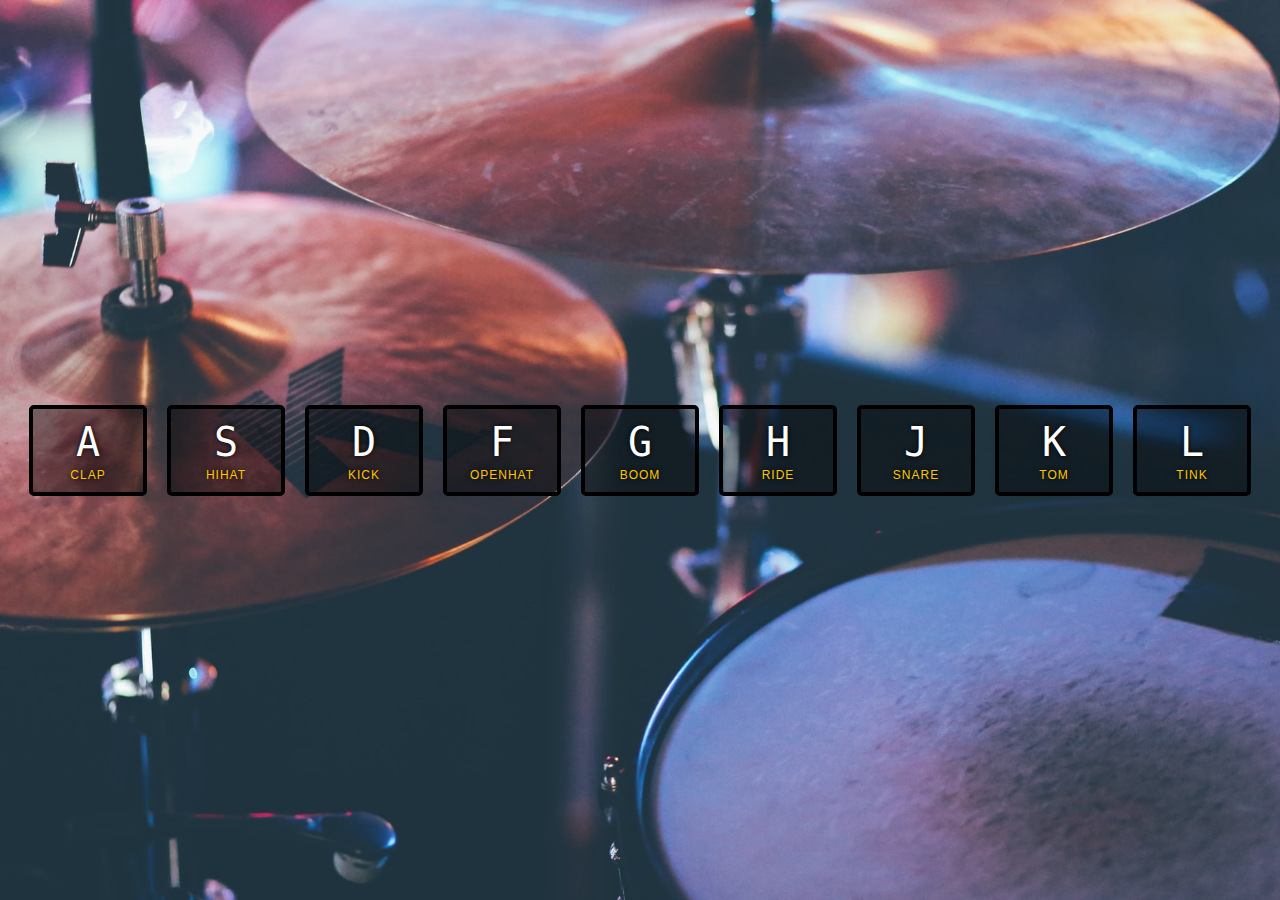
<file: Drum_Kit/index.html>
<!DOCTYPE html>
<html lang="en">
	<head>
		<meta charset="UTF-8" />
		<title>Drum Kit</title>
		<link rel="stylesheet" href="index.css" />
		<link rel="shortcut icon" href="#" />
	</head>
	<body>
		<div class="keys">
			<div data-key="65" class="key">
				<kbd>A</kbd>
				<span class="sound">clap</span>
			</div>
			<div data-key="83" class="key">
				<kbd>S</kbd>
				<span class="sound">hihat</span>
			</div>
			<div data-key="68" class="key">
				<kbd>D</kbd>
				<span class="sound">kick</span>
			</div>
			<div data-key="70" class="key">
				<kbd>F</kbd>
				<span class="sound">openhat</span>
			</div>
			<div data-key="71" class="key">
				<kbd>G</kbd>
				<span class="sound">boom</span>
			</div>
			<div data-key="72" class="key">
				<kbd>H</kbd>
				<span class="sound">ride</span>
			</div>
			<div data-key="74" class="key">
				<kbd>J</kbd>
				<span class="sound">snare</span>
			</div>
			<div data-key="75" class="key">
				<kbd>K</kbd>
				<span class="sound">tom</span>
			</div>
			<div data-key="76" class="key">
				<kbd>L</kbd>
				<span class="sound">tink</span>
			</div>
		</div>

		<audio data-key="65" src="sounds/clap.wav"></audio>
		<audio data-key="83" src="sounds/hihat.wav"></audio>
		<audio data-key="68" src="sounds/kick.wav"></audio>
		<audio data-key="70" src="sounds/openhat.wav"></audio>
		<audio data-key="71" src="sounds/boom.wav"></audio>
		<audio data-key="72" src="sounds/ride.wav"></audio>
		<audio data-key="74" src="sounds/snare.wav"></audio>
		<audio data-key="75" src="sounds/tom.wav"></audio>
		<audio data-key="76" src="sounds/tink.wav"></audio>

		<script src="index.js"></script>
	</body>
</html>
</file>
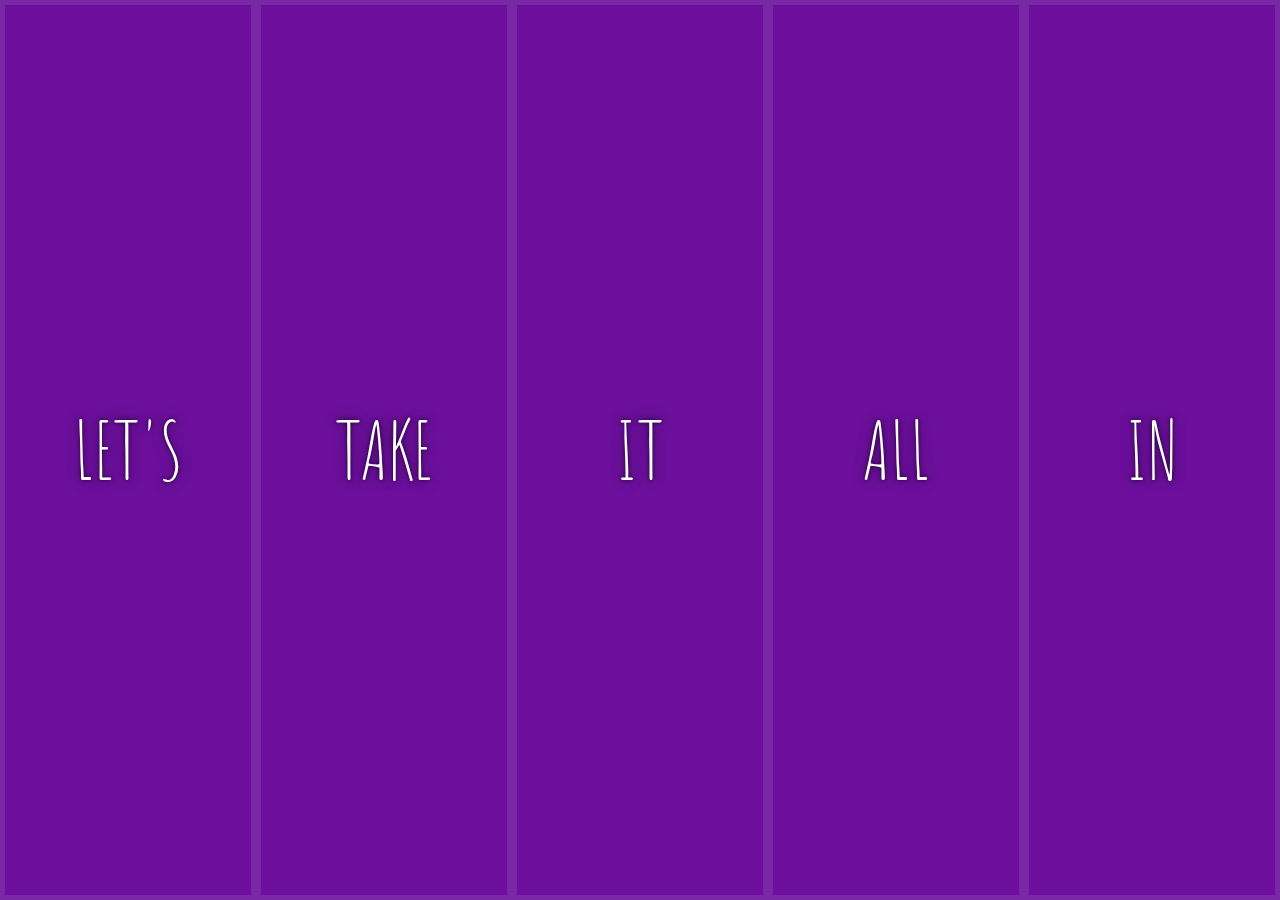
<file: Flex_image_gallery/index.html>
<!DOCTYPE html>
<html lang="en">
	<head>
		<meta charset="UTF-8" />
		<title>Flex Image Gallery 💪</title>
		<link
			href="https://fonts.googleapis.com/css?family=Amatic+SC"
			rel="stylesheet"
			type="text/css"
		/>
		<link rel="stylesheet" href="index.css" />
	</head>
	<body>
		<div class="panels">
			<div class="panel panel1">
				<p>Hey</p>
				<p>Let's</p>
				<p>Dance</p>
			</div>
			<div class="panel panel2">
				<p>Give</p>
				<p>Take</p>
				<p>Receive</p>
			</div>
			<div class="panel panel3">
				<p>Experience</p>
				<p>It</p>
				<p>Today</p>
			</div>
			<div class="panel panel4">
				<p>Give</p>
				<p>All</p>
				<p>You can</p>
			</div>
			<div class="panel panel5">
				<p>Life</p>
				<p>In</p>
				<p>Motion</p>
			</div>
		</div>

		<script src="index.js"></script>
	</body>
</html>
</file>
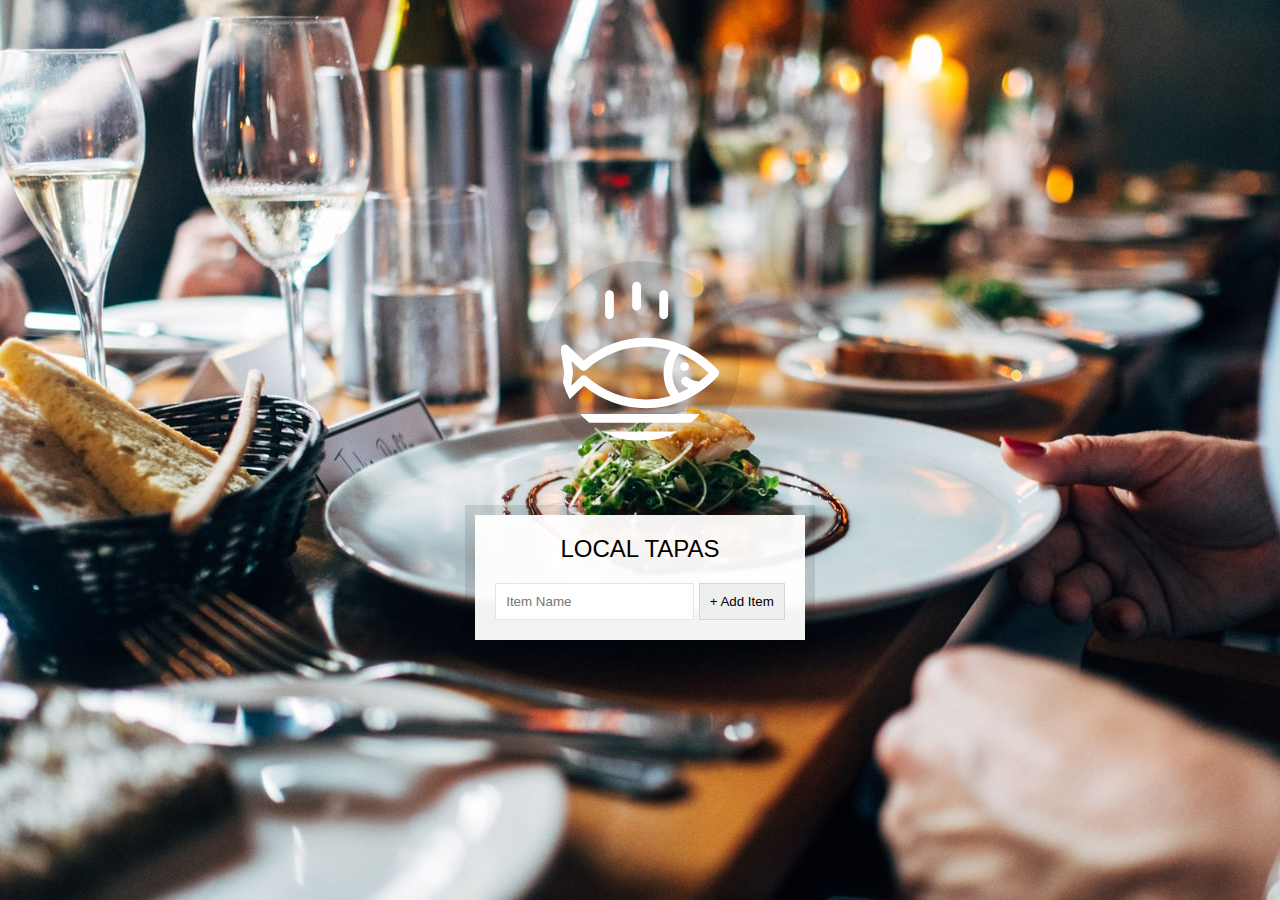
<file: Menu_local_storage/index.html>
<!DOCTYPE html>
<html lang="en">
	<head>
		<meta charset="UTF-8" />
		<title>Menu</title>
		<link rel="stylesheet" href="style.css" />
	</head>
	<body>
		<!--
      Fish SVG Cred:
      https://thenounproject.com/search/?q=fish&i=589236
   -->

		<svg
			xmlns="http://www.w3.org/2000/svg"
			xmlns:xlink="http://www.w3.org/1999/xlink"
			version="1.1"
			x="0px"
			y="0px"
			viewBox="0 0 512 512"
			enable-background="new 0 0 512 512"
			xml:space="preserve"
		>
			<g>
				<path
					d="M495.9,425.3H16.1c-5.2,0-10.1,2.9-12.5,7.6c-2.4,4.7-2.1,10.3,0.9,14.6l39,56.4c2.6,3.8,7,6.1,11.6,6.1h401.7   c4.6,0,9-2.3,11.6-6.1l39-56.4c3-4.3,3.3-9.9,0.9-14.6C506,428.2,501.1,425.3,495.9,425.3z M449.4,481.8H62.6L43,453.6H469   L449.4,481.8z"
				/>
				<path
					d="M158.3,122c7.8,0,14.1-6.3,14.1-14.1V43.4c0-7.8-6.3-14.1-14.1-14.1c-7.8,0-14.1,6.3-14.1,14.1v64.5   C144.2,115.7,150.5,122,158.3,122z"
				/>
				<path
					d="M245.1,94.7c7.8,0,14.1-6.3,14.1-14.1V16.1c0-7.8-6.3-14.1-14.1-14.1C237.3,2,231,8.3,231,16.1v64.5   C231,88.4,237.3,94.7,245.1,94.7z"
				/>
				<path
					d="M331.9,122c7.8,0,14.1-6.3,14.1-14.1V43.4c0-7.8-6.3-14.1-14.1-14.1s-14.1,6.3-14.1,14.1v64.5   C317.8,115.7,324.1,122,331.9,122z"
				/>
				<path
					d="M9.6,385.2c5.3,2.8,11.8,1.9,16.2-2.2l50.6-47.7c56.7,46.5,126.6,71.9,198.3,71.9c0,0,0,0,0,0   c87.5,0,169.7-36.6,231.4-103.2c5-5.4,5-13.8,0-19.2c-61.8-66.5-144-103.2-231.4-103.2c-72,0-142.2,25.6-199,72.5l-50-47.1   c-4.4-4.1-10.9-5-16.2-2.2c-5.3,2.8-8.3,8.7-7.4,14.6l11.6,75L2.2,370.6C1.3,376.5,4.2,382.4,9.6,385.2z M380.9,230.8   c34.9,14.3,67.2,35.7,95.3,63.6c-10.1,10-20.8,19.2-31.9,27.5c-22.4-3.3-29.6-8.8-30.7-9.7c-4-5.7-11.8-7.7-18.1-4.4   c-6.9,3.6-9.5,12.2-5.9,19.1c1.9,3.5,7.3,10.3,22.4,16c-10.1,5.7-20.5,10.7-31.1,15.1C352.4,320.2,352.4,268.6,380.9,230.8z    M36.3,255.6l29.4,27.7c5.3,5,13.6,5.1,19.1,0.3c53.2-47.6,120.7-73.7,190-73.7c26.9,0,53.2,3.9,78.5,11.3   c-29.3,44.6-29.3,102,0,146.6c-25.3,7.4-51.6,11.3-78.5,11.3c-69,0-136.3-26-189.4-73.2c-2.7-2.4-13.4-6.3-19.1,0.3l-30.1,28.3   l5.7-40C42.2,293,36.3,255.6,36.3,255.6z"
				/>
				<circle cx="398.8" cy="273.8" r="14.1" />
			</g>
		</svg>

		<div class="wrapper">
			<h2>LOCAL TAPAS</h2>
			<p></p>
			<ul class="plates">
				<li>Loading Tapas...</li>
			</ul>
			<form class="add-items">
				<input
					type="text"
					name="item"
					placeholder="Item Name"
					required
				/>
				<input type="submit" value="+ Add Item" />
			</form>
		</div>

		<script src="index.js"></script>
	</body>
</html>
</file>
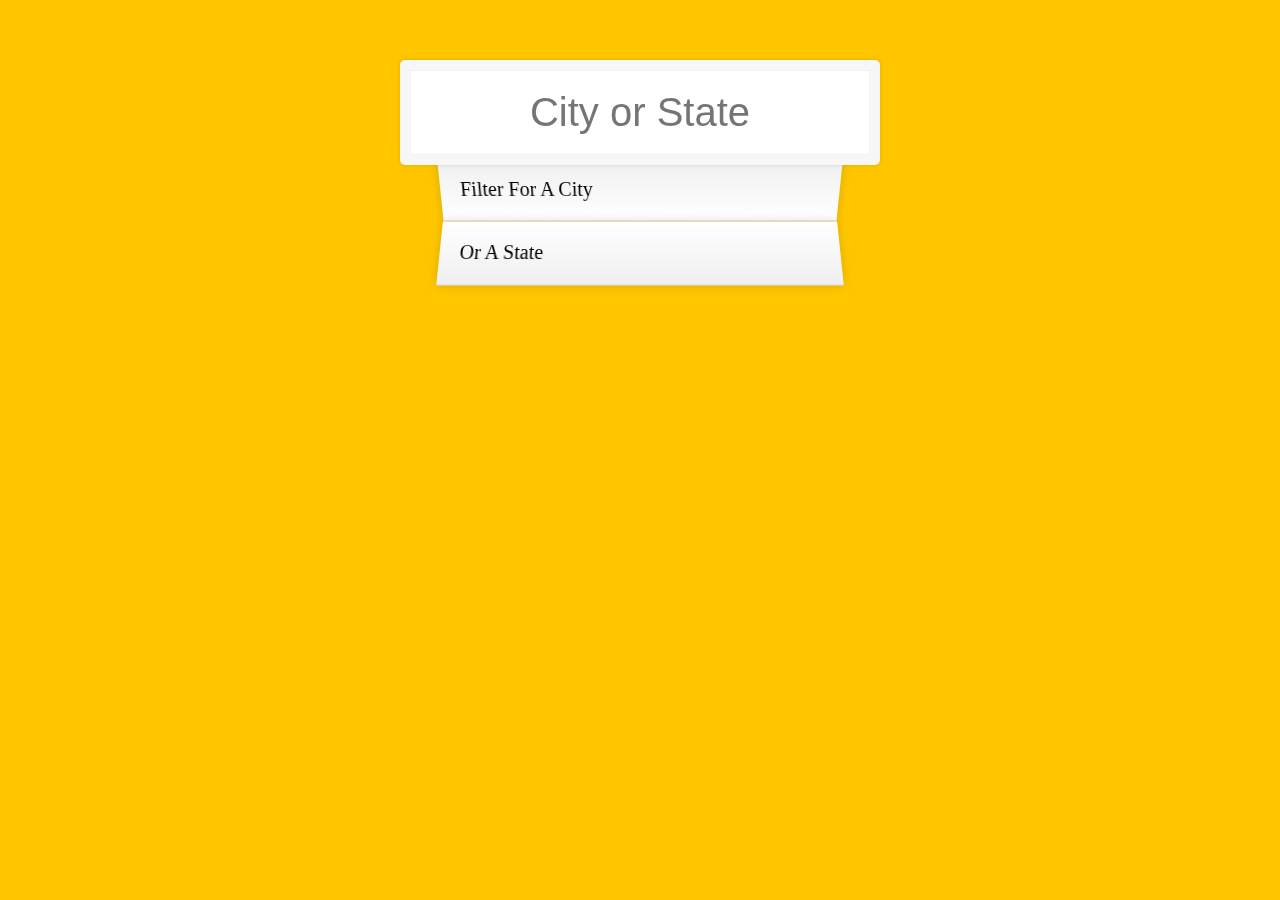
<file: Type_ahead_feature/index.html>
<!DOCTYPE html>
<html lang="en">
	<head>
		<meta charset="UTF-8" />
		<title>Type Ahead 👀</title>
		<link rel="stylesheet" href="style.css" />
	</head>
	<body>
		<form class="search-form">
			<input type="text" class="search" placeholder="City or State" />
			<ul class="suggestions">
				<li>Filter for a city</li>
				<li>or a state</li>
			</ul>
		</form>
		<script src="index.js"></script>
	</body>
</html>
</file>
<file: Drum_Kit/index.css>
html {
	font-size: 10px;
	background: url('./background.jpg') bottom center;
	background-size: cover;
}

body,
html {
	margin: 0;
	padding: 0;
	font-family: sans-serif;
}
.keys {
	display: flex;
	flex: 1;
	min-height: 100vh;
	align-items: center;
	justify-content: center;
}

.key {
	border: 0.4rem solid black;
	border-radius: 0.5rem;
	margin: 1rem;
	font-size: 1.5rem;
	padding: 1rem 0.5rem;
	transition: all 0.07s ease;
	width: 10rem;
	text-align: center;
	color: white;
	background: rgba(0, 0, 0, 0.4);
	text-shadow: 0 0 0.5rem black;
}

.playing {
	transform: scale(1.1);
	border-color: #ffc600;
	box-shadow: 0 0 1rem #ffc600;
}

kbd {
	display: block;
	font-size: 4rem;
}

.sound {
	font-size: 1.2rem;
	text-transform: uppercase;
	letter-spacing: 0.1rem;
	color: #ffc600;
}
</file>
<file: Flex_image_gallery/index.css>
html {
	box-sizing: border-box;
	background: #ffc600;
	font-family: 'helvetica neue';
	font-size: 20px;
	font-weight: 200;
}

body {
	margin: 0;
}

*,
*:before,
*:after {
	box-sizing: inherit;
}

.panels {
	min-height: 100vh;
	overflow: hidden;
	display: flex;
}

.panel {
	background: #6b0f9c;
	box-shadow: inset 0 0 0 5px rgba(255, 255, 255, 0.1);
	color: white;
	text-align: center;
	align-items: center;
	/* Safari transitionend event.propertyName === flex */
	/* Chrome + FF transitionend event.propertyName === flex-grow */
	transition: font-size 0.7s cubic-bezier(0.61, -0.19, 0.7, -0.11),
		flex 0.7s cubic-bezier(0.61, -0.19, 0.7, -0.11), background 0.2s;
	font-size: 20px;
	background-size: cover;
	background-position: center;
	flex: 1;
	justify-content: center;
	align-items: center;
	display: flex;
	flex-direction: column;
}

.panel1 {
	background-image: url(https://source.unsplash.com/gYl-UtwNg_I/1500x1500);
}
.panel2 {
	background-image: url(https://source.unsplash.com/rFKUFzjPYiQ/1500x1500);
}
.panel3 {
	background-image: url(https://images.unsplash.com/photo-1465188162913-8fb5709d6d57?ixlib=rb-0.3.5&q=80&fm=jpg&crop=faces&cs=tinysrgb&w=1500&h=1500&fit=crop&s=967e8a713a4e395260793fc8c802901d);
}
.panel4 {
	background-image: url(https://source.unsplash.com/ITjiVXcwVng/1500x1500);
}
.panel5 {
	background-image: url(https://source.unsplash.com/3MNzGlQM7qs/1500x1500);
}

/* Flex Children */
.panel > * {
	margin: 0;
	width: 100%;
	transition: transform 0.5s;
	flex: 1 0 auto;
	display: flex;
	justify-content: center;
	align-items: center;
}

.panel > *:first-child {
	transform: translateY(-100%);
}
.panel.open-active > *:first-child {
	transform: translateY(0);
}
.panel > *:last-child {
	transform: translateY(100%);
}
.panel.panel.open-active > *:last-child {
	transform: translateY(0);
}

.panel p {
	text-transform: uppercase;
	font-family: 'Amatic SC', cursive;
	text-shadow: 0 0 4px rgba(0, 0, 0, 0.72), 0 0 14px rgba(0, 0, 0, 0.45);
	font-size: 2em;
}

.panel p:nth-child(2) {
	font-size: 4em;
}

.panel.open {
	flex: 5;
	font-size: 40px;
}
</file>
<file: Menu_local_storage/style.css>
html {
  box-sizing: border-box;
  background: url("oh-la-la.jpeg") center no-repeat;
  background-size: cover;
  min-height: 100vh;
  display: flex;
  justify-content: center;
  align-items: center;
  text-align: center;
  font-family: Futura, "Trebuchet MS", Arial, sans-serif;
}

*,
*:before,
*:after {
  box-sizing: inherit;
}

svg {
  fill: white;
  background: rgba(0, 0, 0, 0.1);
  padding: 20px;
  border-radius: 50%;
  width: 200px;
  margin-bottom: 50px;
}

.wrapper {
  padding: 20px;
  max-width: 350px;
  background: rgba(255, 255, 255, 0.95);
  box-shadow: 0 0 0 10px rgba(0, 0, 0, 0.1);
}

h2 {
  text-align: center;
  margin: 0;
  font-weight: 200;
}

.plates {
  margin: 0;
  padding: 0;
  text-align: left;
  list-style: none;
}

.plates li {
  border-bottom: 1px solid rgba(0, 0, 0, 0.2);
  padding: 10px 0;
  font-weight: 100;
  display: flex;
}

.plates label {
  flex: 1;
  cursor: pointer;
}

.plates input {
  display: none;
}

.plates input + label:before {
  content: "⬜️";
  margin-right: 10px;
}

.plates input:checked + label:before {
  content: "🌮";
}

.add-items {
  margin-top: 20px;
}

.add-items input {
  padding: 10px;
  outline: 0;
  border: 1px solid rgba(0, 0, 0, 0.1);
}
</file>
<file: Type_ahead_feature/style.css>
html {
  box-sizing: border-box;
  background: #ffc600;
  font-family: 'helvetica neue';
  font-size: 20px;
  font-weight: 200;
}

*, *:before, *:after {
  box-sizing: inherit;
}

input {
  width: 100%;
  padding: 20px;
}

.search-form {
  max-width: 400px;
  margin: 50px auto;
}

input.search {
  margin: 0;
  text-align: center;
  outline: 0;
  border: 10px solid #F7F7F7;
  width: 120%;
  left: -10%;
  position: relative;
  top: 10px;
  z-index: 2;
  border-radius: 5px;
  font-size: 40px;
  box-shadow: 0 0 5px rgba(0, 0, 0, 0.12), inset 0 0 2px rgba(0, 0, 0, 0.19);
}

.suggestions {
  margin: 0;
  padding: 0;
  position: relative;
  /*perspective: 20px;*/
}

.suggestions li {
  background: white;
  list-style: none;
  border-bottom: 1px solid #D8D8D8;
  box-shadow: 0 0 10px rgba(0, 0, 0, 0.14);
  margin: 0;
  padding: 20px;
  transition: background 0.2s;
  display: flex;
  justify-content: space-between;
  text-transform: capitalize;
}

.suggestions li:nth-child(even) {
  transform: perspective(100px) rotateX(3deg) translateY(2px) scale(1.001);
  background: linear-gradient(to bottom,  #ffffff 0%,#EFEFEF 100%);
}

.suggestions li:nth-child(odd) {
  transform: perspective(100px) rotateX(-3deg) translateY(3px);
  background: linear-gradient(to top,  #ffffff 0%,#EFEFEF 100%);
}

span.population {
  font-size: 15px;
}

.hl {
  background: #ffc600;
}
</file>
